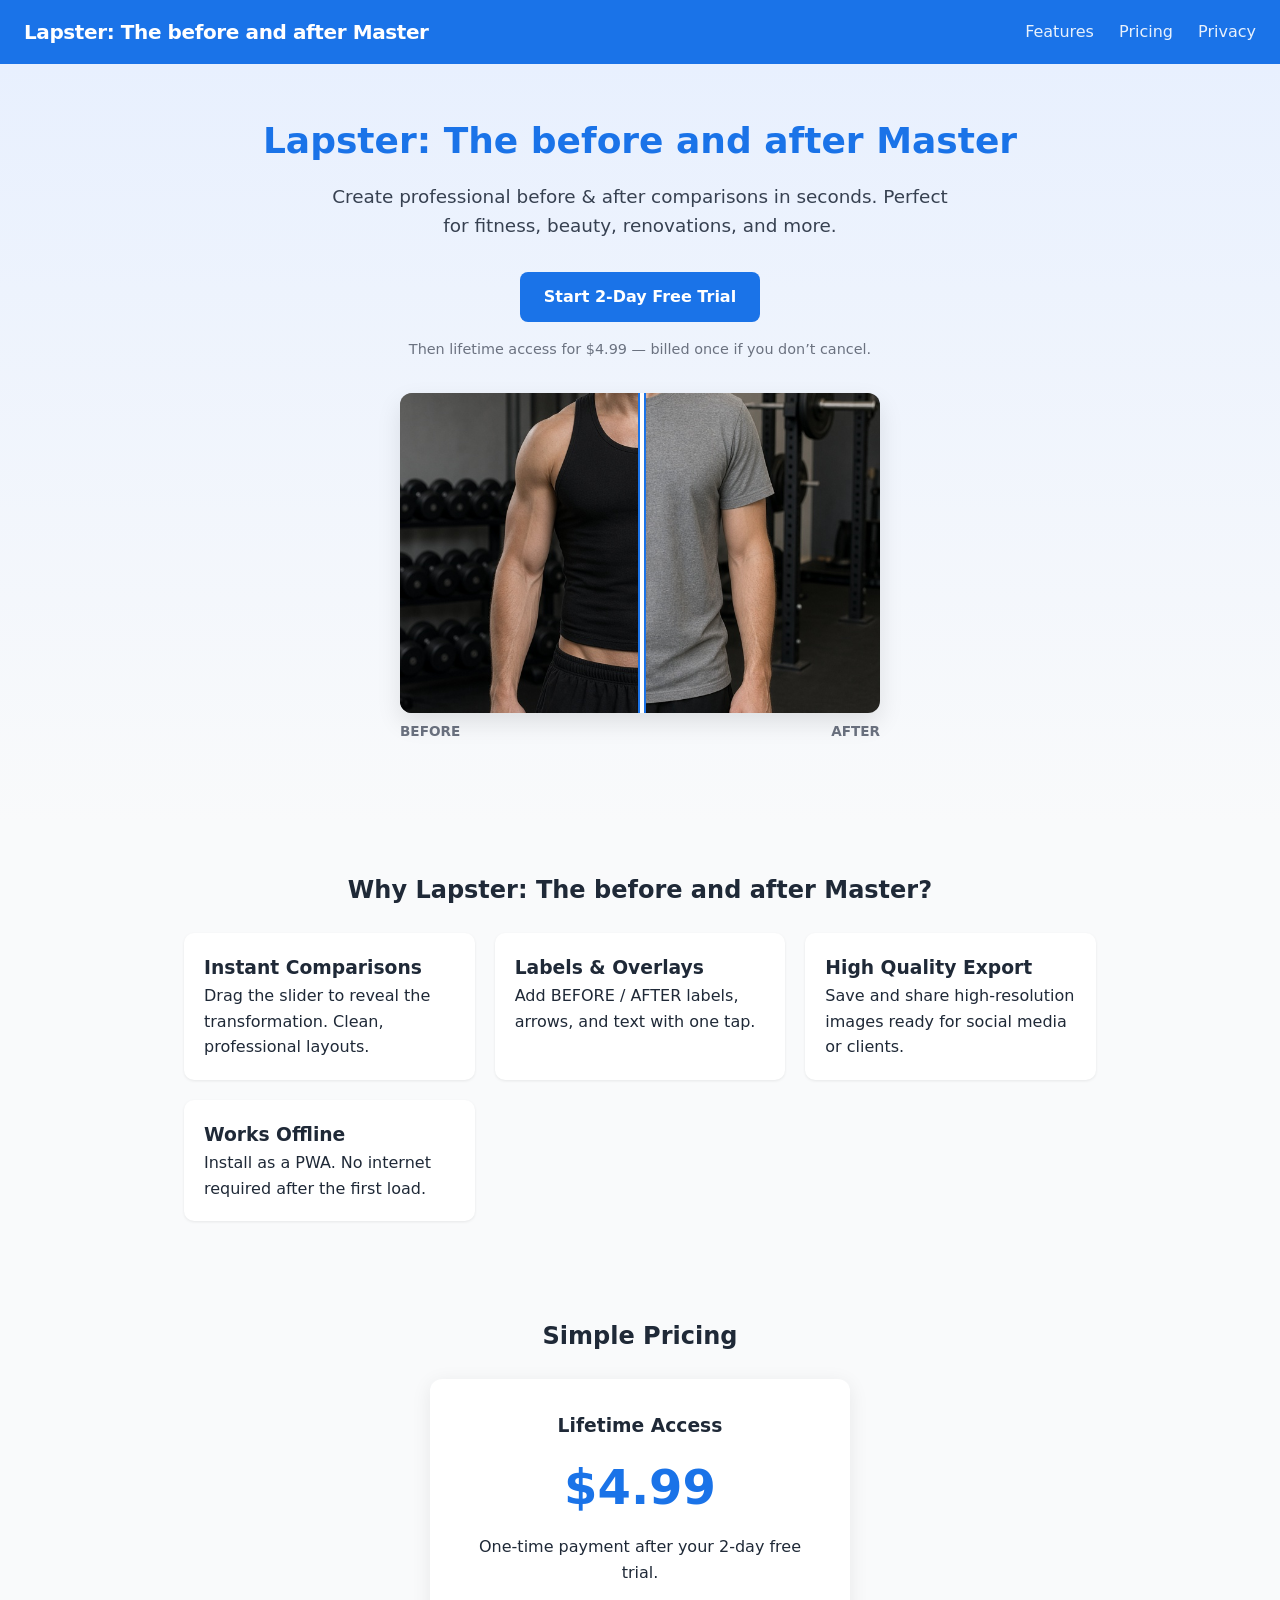
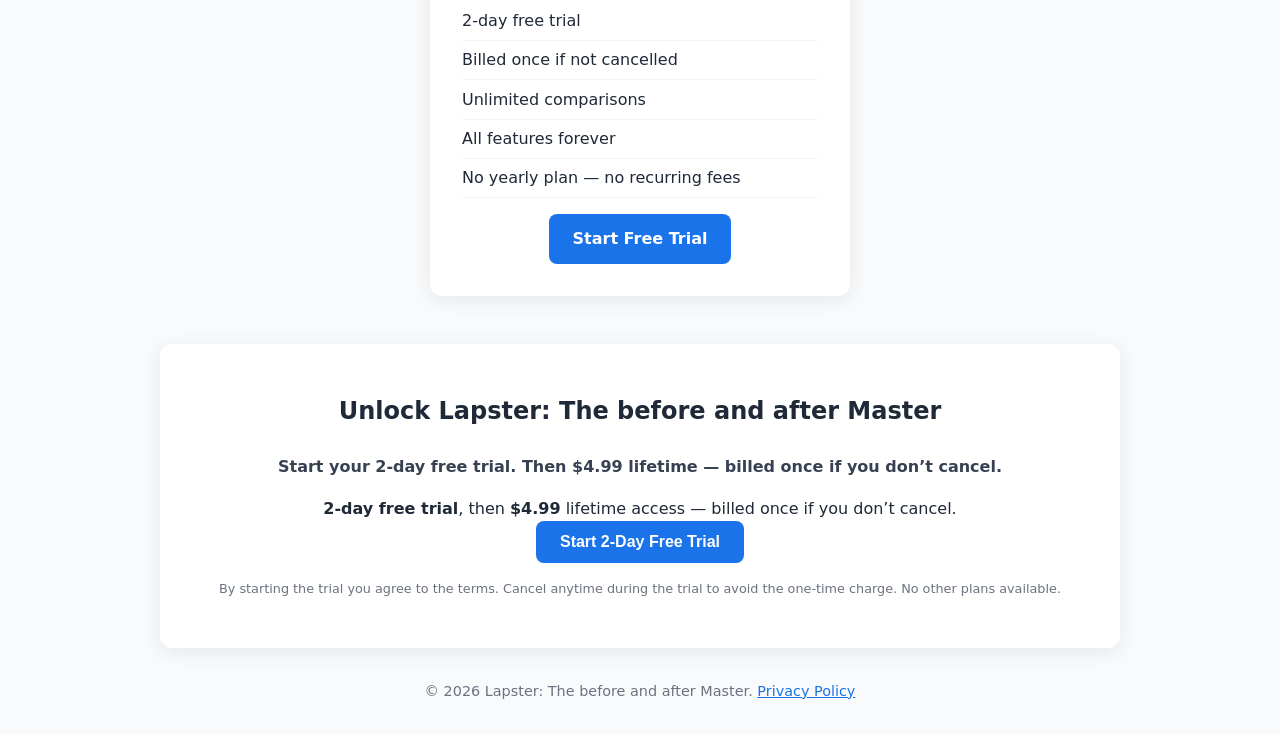
<file: index.html>
<!DOCTYPE html>
<html lang="en">
<head>
  <meta charset="UTF-8">
  <meta name="viewport" content="width=device-width, initial-scale=1.0">
  <title>Lapster: The before and after Master</title>
  <meta name="description" content="Lapster: The before and after Master — create stunning before & after comparisons. 2-day free trial, then lifetime access for $4.99.">
  <link rel="manifest" href="manifest.json">
  <meta name="theme-color" content="#1a73e8">
  <link rel="icon" href="icons/icon-192.png">
  <link rel="stylesheet" href="styles.css">
  <link rel="apple-touch-icon" href="icons/icon-192.png">
</head>
<body>
  <header class="header">
    <div class="wordmark">Lapster: The before and after Master</div>
    <nav>
      <a href="#features">Features</a>
      <a href="#pricing">Pricing</a>
      <a href="privacy.html">Privacy</a>
    </nav>
  </header>

  <main>
    <section class="hero">
      <h1>Lapster: The before and after Master</h1>
      <p class="tagline">Create professional before & after comparisons in seconds. Perfect for fitness, beauty, renovations, and more.</p>
      <div class="cta">
        <a href="#paywall" class="btn primary">Start 2-Day Free Trial</a>
        <p class="trial-note">Then lifetime access for $4.99 — billed once if you don’t cancel.</p>
      </div>
      <div class="demo-slider">
        <div class="before-after">
          <div class="ba-container">
            <img src="assets/before.jpg" alt="Before" class="ba-img before">
            <img src="assets/after.jpg" alt="After" class="ba-img after">
            <div class="slider-handle"></div>
          </div>
          <div class="labels"><span>BEFORE</span><span>AFTER</span></div>
        </div>
      </div>
    </section>

    <section id="features" class="features">
      <h2>Why Lapster: The before and after Master?</h2>
      <div class="grid">
        <div class="card">
          <h3>Instant Comparisons</h3>
          <p>Drag the slider to reveal the transformation. Clean, professional layouts.</p>
        </div>
        <div class="card">
          <h3>Labels & Overlays</h3>
          <p>Add BEFORE / AFTER labels, arrows, and text with one tap.</p>
        </div>
        <div class="card">
          <h3>High Quality Export</h3>
          <p>Save and share high-resolution images ready for social media or clients.</p>
        </div>
        <div class="card">
          <h3>Works Offline</h3>
          <p>Install as a PWA. No internet required after the first load.</p>
        </div>
      </div>
    </section>

    <section id="pricing" class="pricing">
      <h2>Simple Pricing</h2>
      <div class="price-card">
        <h3>Lifetime Access</h3>
        <div class="price">$4.99</div>
        <p>One-time payment after your 2-day free trial.</p>
        <ul>
          <li>2-day free trial</li>
          <li>Billed once if not cancelled</li>
          <li>Unlimited comparisons</li>
          <li>All features forever</li>
          <li>No yearly plan — no recurring fees</li>
        </ul>
        <a href="#paywall" class="btn primary">Start Free Trial</a>
      </div>
    </section>

    <section id="paywall" class="paywall">
      <h2>Unlock Lapster: The before and after Master</h2>
      <div id="license-status" class="status"></div>
      <div class="offer">
        <p><strong>2-day free trial</strong>, then <strong>$4.99</strong> lifetime access — billed once if you don’t cancel.</p>
        <button id="start-trial" class="btn primary">Start 2-Day Free Trial</button>
        <button id="purchase-lifetime" class="btn secondary" style="display:none;">Purchase Lifetime — $4.99</button>
      </div>
      <p class="small">By starting the trial you agree to the terms. Cancel anytime during the trial to avoid the one-time charge. No other plans available.</p>
    </section>
  </main>

  <footer>
    <p>&copy; 2026 Lapster: The before and after Master. <a href="privacy.html">Privacy Policy</a></p>
  </footer>

  <script src="app.js"></script>
  <script>
    if ('serviceWorker' in navigator) {
      navigator.serviceWorker.register('sw.js');
    }
  </script>
</body>
</html>
</file>
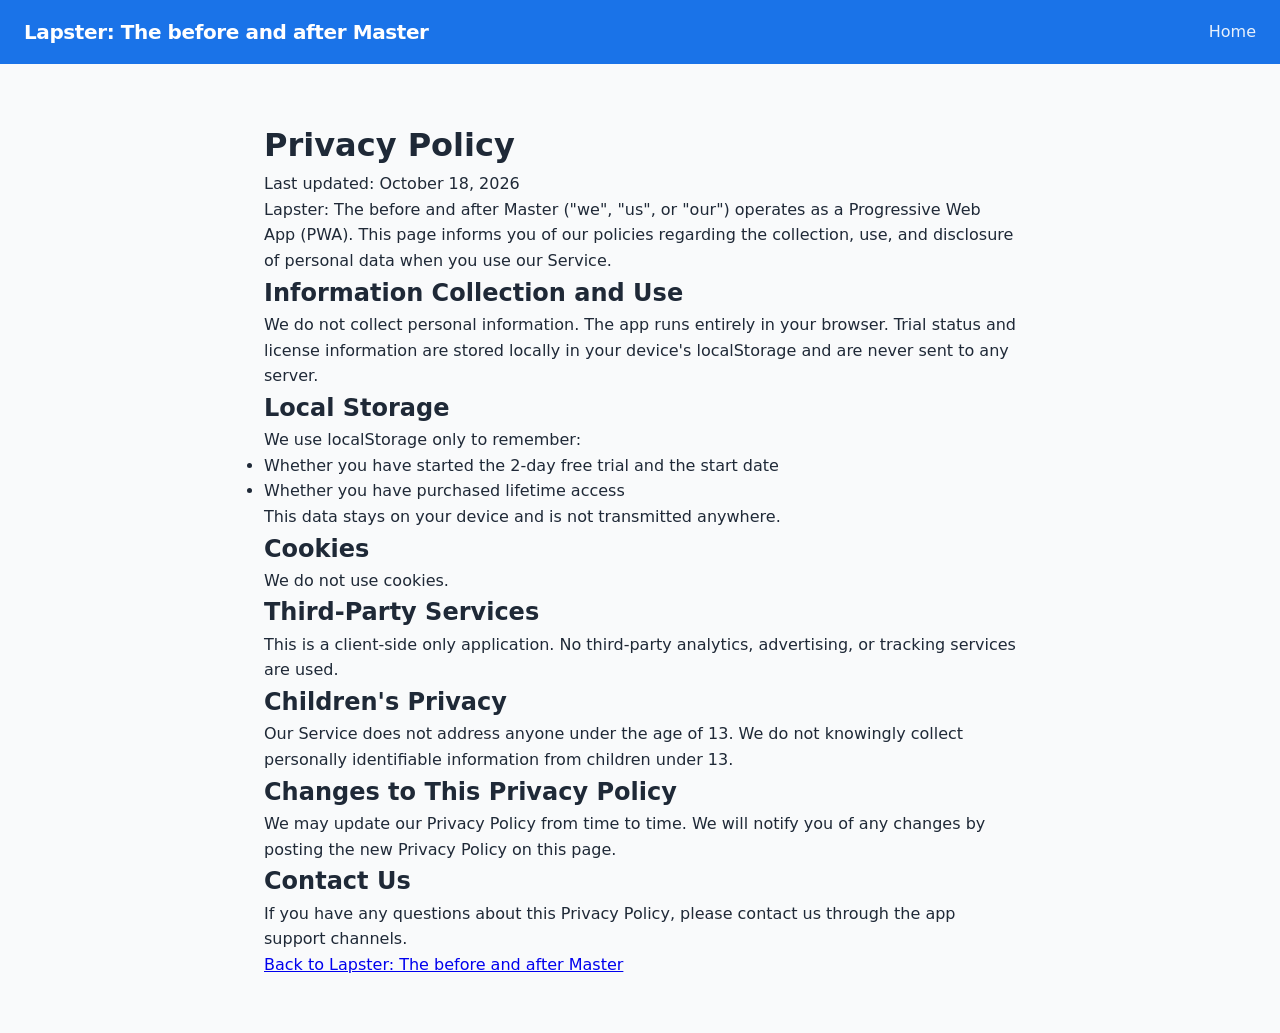
<file: privacy.html>
<!DOCTYPE html>
<html lang="en">
<head>
  <meta charset="UTF-8">
  <meta name="viewport" content="width=device-width, initial-scale=1.0">
  <title>Privacy Policy - Lapster: The before and after Master</title>
  <link rel="stylesheet" href="styles.css">
</head>
<body>
  <header class="header">
    <div class="wordmark">Lapster: The before and after Master</div>
    <nav>
      <a href="index.html">Home</a>
    </nav>
  </header>
  <main style="max-width: 800px; margin: 2rem auto; padding: 1.5rem;">
    <h1>Privacy Policy</h1>
    <p>Last updated: October 18, 2026</p>
    <p>Lapster: The before and after Master ("we", "us", or "our") operates as a Progressive Web App (PWA). This page informs you of our policies regarding the collection, use, and disclosure of personal data when you use our Service.</p>
    <h2>Information Collection and Use</h2>
    <p>We do not collect personal information. The app runs entirely in your browser. Trial status and license information are stored locally in your device's localStorage and are never sent to any server.</p>
    <h2>Local Storage</h2>
    <p>We use localStorage only to remember:</p>
    <ul>
      <li>Whether you have started the 2-day free trial and the start date</li>
      <li>Whether you have purchased lifetime access</li>
    </ul>
    <p>This data stays on your device and is not transmitted anywhere.</p>
    <h2>Cookies</h2>
    <p>We do not use cookies.</p>
    <h2>Third-Party Services</h2>
    <p>This is a client-side only application. No third-party analytics, advertising, or tracking services are used.</p>
    <h2>Children's Privacy</h2>
    <p>Our Service does not address anyone under the age of 13. We do not knowingly collect personally identifiable information from children under 13.</p>
    <h2>Changes to This Privacy Policy</h2>
    <p>We may update our Privacy Policy from time to time. We will notify you of any changes by posting the new Privacy Policy on this page.</p>
    <h2>Contact Us</h2>
    <p>If you have any questions about this Privacy Policy, please contact us through the app support channels.</p>
    <p><a href="index.html">Back to Lapster: The before and after Master</a></p>
  </main>
</body>
</html>
</file>
<file: styles.css>
* { box-sizing: border-box; margin: 0; padding: 0; }
body { font-family: system-ui, -apple-system, Segoe UI, Roboto, sans-serif; line-height: 1.6; color: #1f2937; background: #f9fafb; }
.header { background: #1a73e8; color: white; padding: 1rem 1.5rem; display: flex; justify-content: space-between; align-items: center; position: sticky; top: 0; z-index: 10; }
.wordmark { font-weight: 700; font-size: 1.25rem; letter-spacing: -0.02em; }
.header nav a { color: white; margin-left: 1.25rem; text-decoration: none; opacity: 0.9; }
.header nav a:hover { opacity: 1; }
.hero { text-align: center; padding: 3rem 1.5rem; background: linear-gradient(180deg, #e8f0fe 0%, #f9fafb 100%); }
.hero h1 { font-size: 2.25rem; margin-bottom: 0.75rem; color: #1a73e8; }
.tagline { font-size: 1.15rem; max-width: 640px; margin: 0 auto 1.5rem; color: #374151; }
.cta .btn { margin: 0.5rem; }
.trial-note { font-size: 0.9rem; color: #6b7280; margin-top: 0.5rem; }
.btn { display: inline-block; padding: 0.75rem 1.5rem; border-radius: 8px; font-weight: 600; text-decoration: none; border: none; cursor: pointer; font-size: 1rem; }
.btn.primary { background: #1a73e8; color: white; }
.btn.primary:hover { background: #1557b0; }
.btn.secondary { background: #e5e7eb; color: #1f2937; }
.demo-slider { max-width: 480px; margin: 2rem auto; }
.ba-container { position: relative; width: 100%; height: 320px; overflow: hidden; border-radius: 12px; box-shadow: 0 10px 25px rgba(0,0,0,0.1); }
.ba-img { position: absolute; top: 0; left: 0; width: 100%; height: 100%; object-fit: cover; }
.ba-img.after { clip-path: inset(0 50% 0 0); }
.slider-handle { position: absolute; top: 0; bottom: 0; left: 50%; width: 4px; background: white; cursor: ew-resize; box-shadow: 0 0 0 2px #1a73e8; }
.labels { display: flex; justify-content: space-between; margin-top: 0.5rem; font-size: 0.85rem; font-weight: 600; color: #6b7280; }
.features, .pricing, .paywall { padding: 3rem 1.5rem; max-width: 960px; margin: 0 auto; }
.features h2, .pricing h2, .paywall h2 { text-align: center; margin-bottom: 1.5rem; }
.grid { display: grid; grid-template-columns: repeat(auto-fit, minmax(220px, 1fr)); gap: 1.25rem; }
.card { background: white; padding: 1.25rem; border-radius: 10px; box-shadow: 0 1px 3px rgba(0,0,0,0.08); }
.price-card { background: white; max-width: 420px; margin: 0 auto; padding: 2rem; border-radius: 12px; box-shadow: 0 4px 20px rgba(0,0,0,0.08); text-align: center; }
.price { font-size: 3rem; font-weight: 700; color: #1a73e8; margin: 0.5rem 0; }
.price-card ul { list-style: none; margin: 1rem 0; text-align: left; }
.price-card li { padding: 0.4rem 0; border-bottom: 1px solid #f3f4f6; }
.paywall { background: white; border-radius: 12px; box-shadow: 0 4px 20px rgba(0,0,0,0.08); }
.status { text-align: center; margin-bottom: 1rem; font-weight: 600; min-height: 1.5rem; }
.offer { text-align: center; }
.small { font-size: 0.8rem; color: #6b7280; text-align: center; margin-top: 1rem; }
footer { text-align: center; padding: 2rem; color: #6b7280; font-size: 0.9rem; }
footer a { color: #1a73e8; }
@media (max-width: 600px) {
  .hero h1 { font-size: 1.75rem; }
  .header { flex-direction: column; gap: 0.5rem; }
}
</file>
